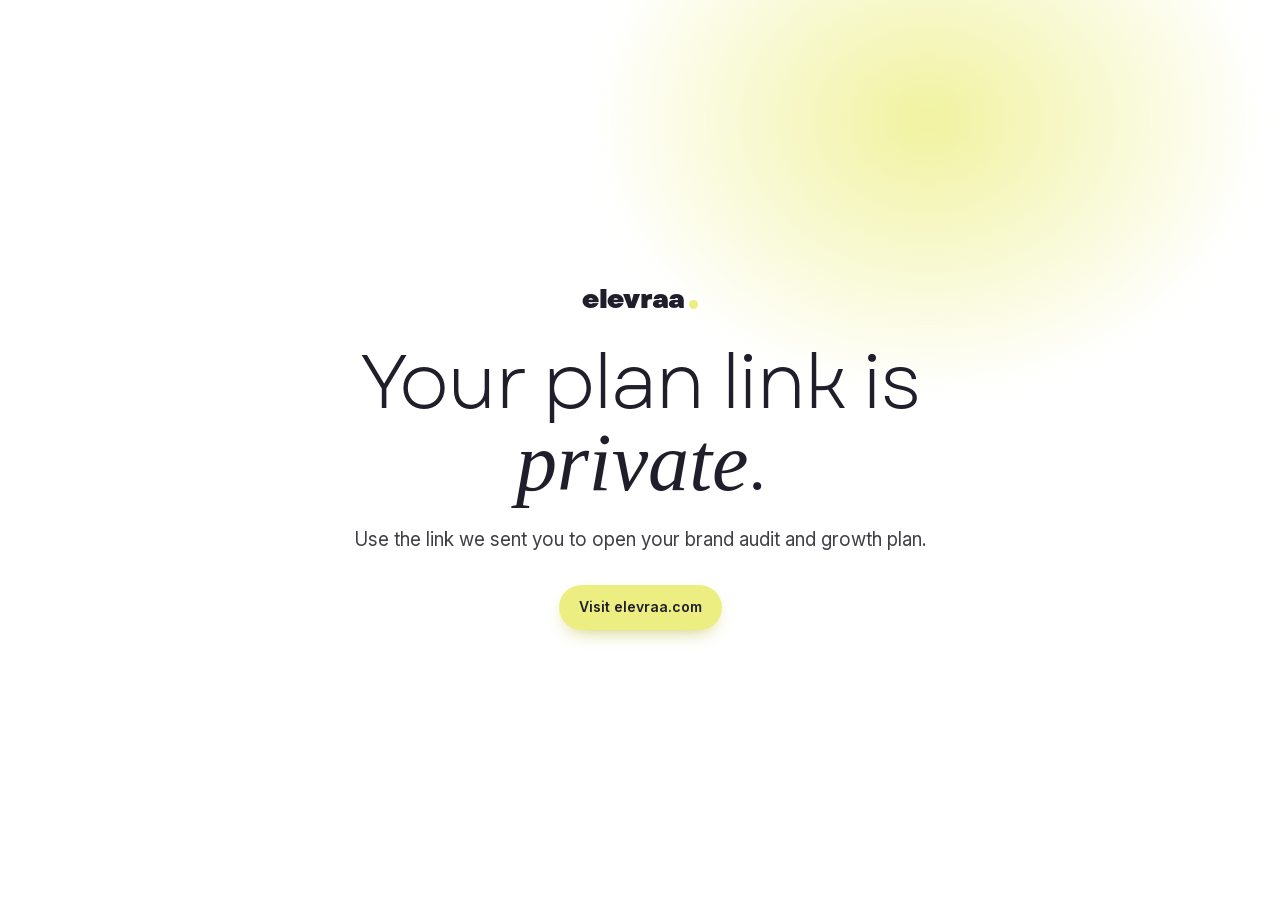
<file: index.html>
<!doctype html>
<html lang="en">
<head>
  <meta charset="utf-8">
  <meta name="viewport" content="width=device-width, initial-scale=1">
  <meta name="robots" content="noindex, nofollow">
  <title>elevraa.</title>
  <link rel="icon" href="assets/favicon.svg" type="image/svg+xml">
  <link rel="stylesheet" href="assets/style.css">
</head>
<body>
  <main class="hero" style="min-height:100vh;display:grid;place-items:center;text-align:center">
    <div class="wrap">
      <a class="logo" href="https://elevraa.com"><span>elevraa</span><i></i></a>
      <h1 style="margin:28px auto 0">Your plan link is <span class="serif">private</span>.</h1>
      <p class="lead" style="margin:20px auto 0">Use the link we sent you to open your brand audit and growth plan.</p>
      <div class="hero-actions" style="justify-content:center"><a class="btn" href="https://elevraa.com">Visit elevraa.com</a></div>
    </div>
  </main>
</body>
</html>
</file>
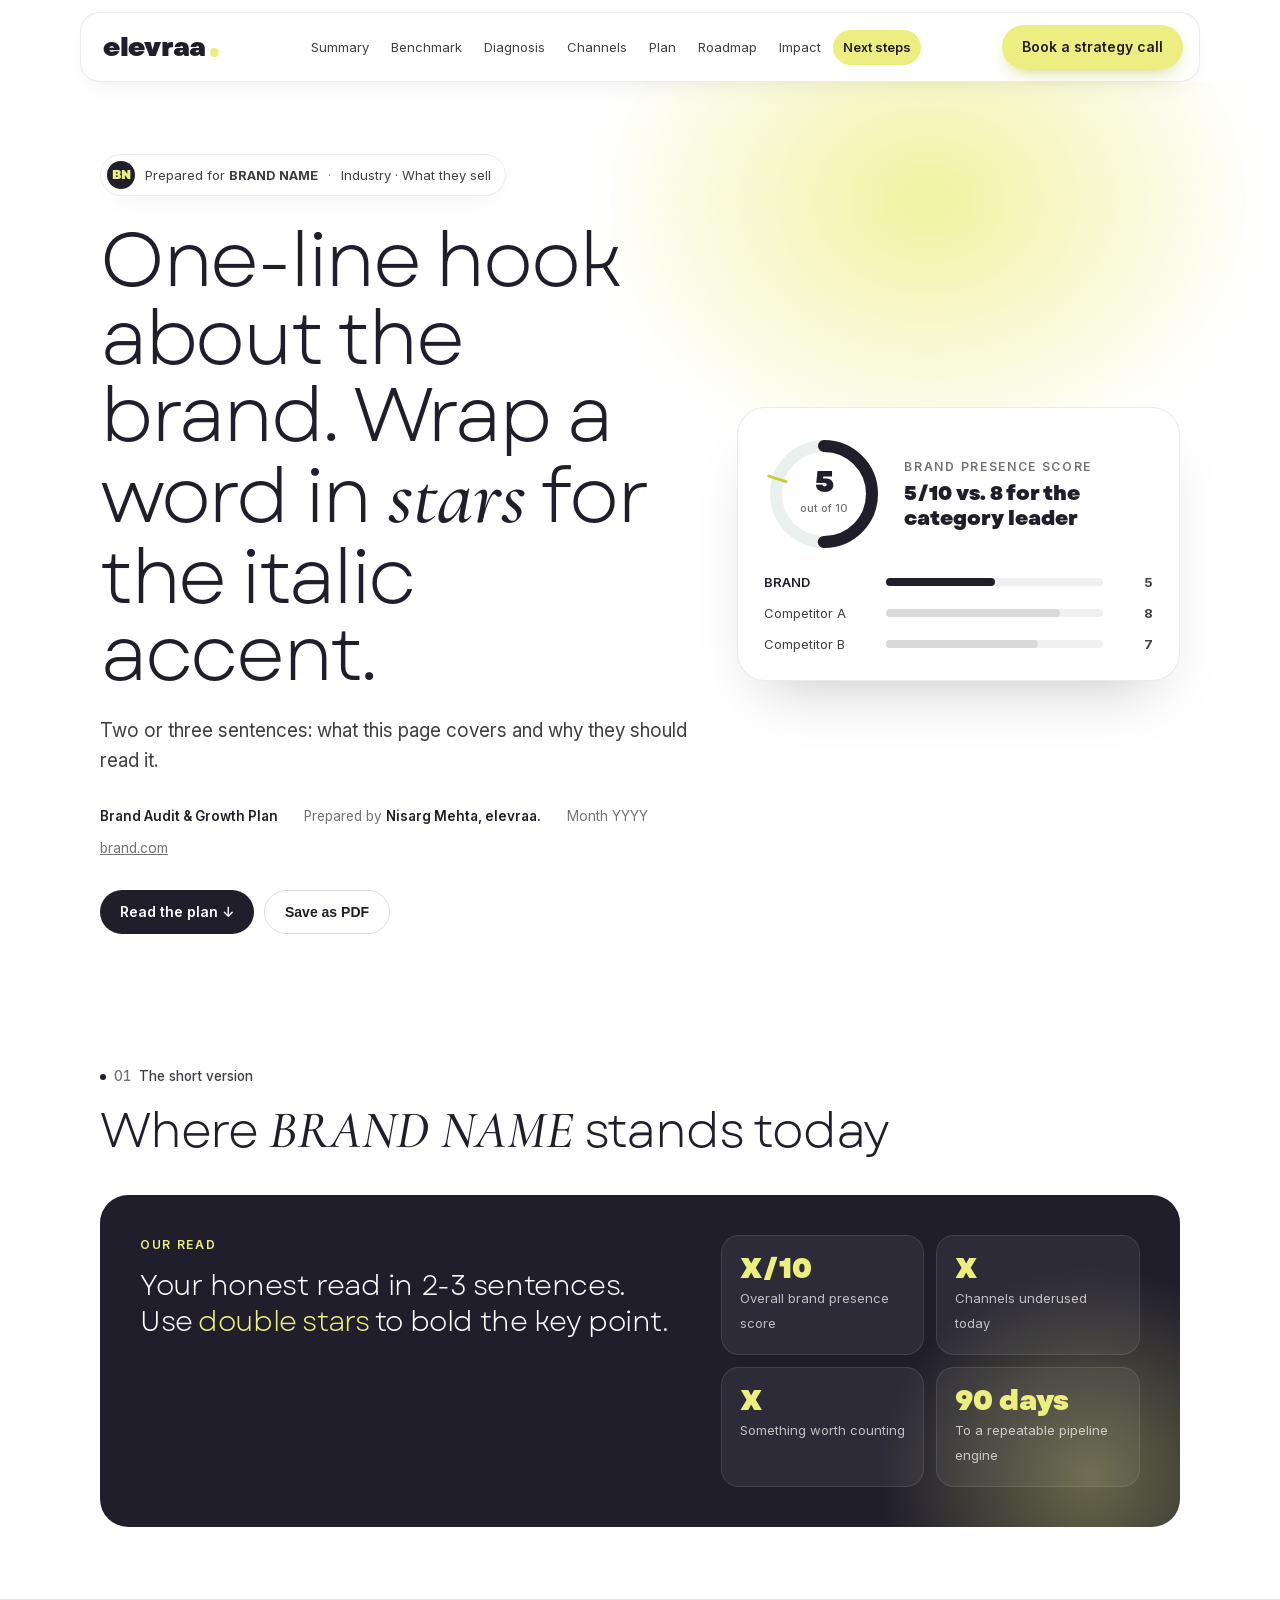
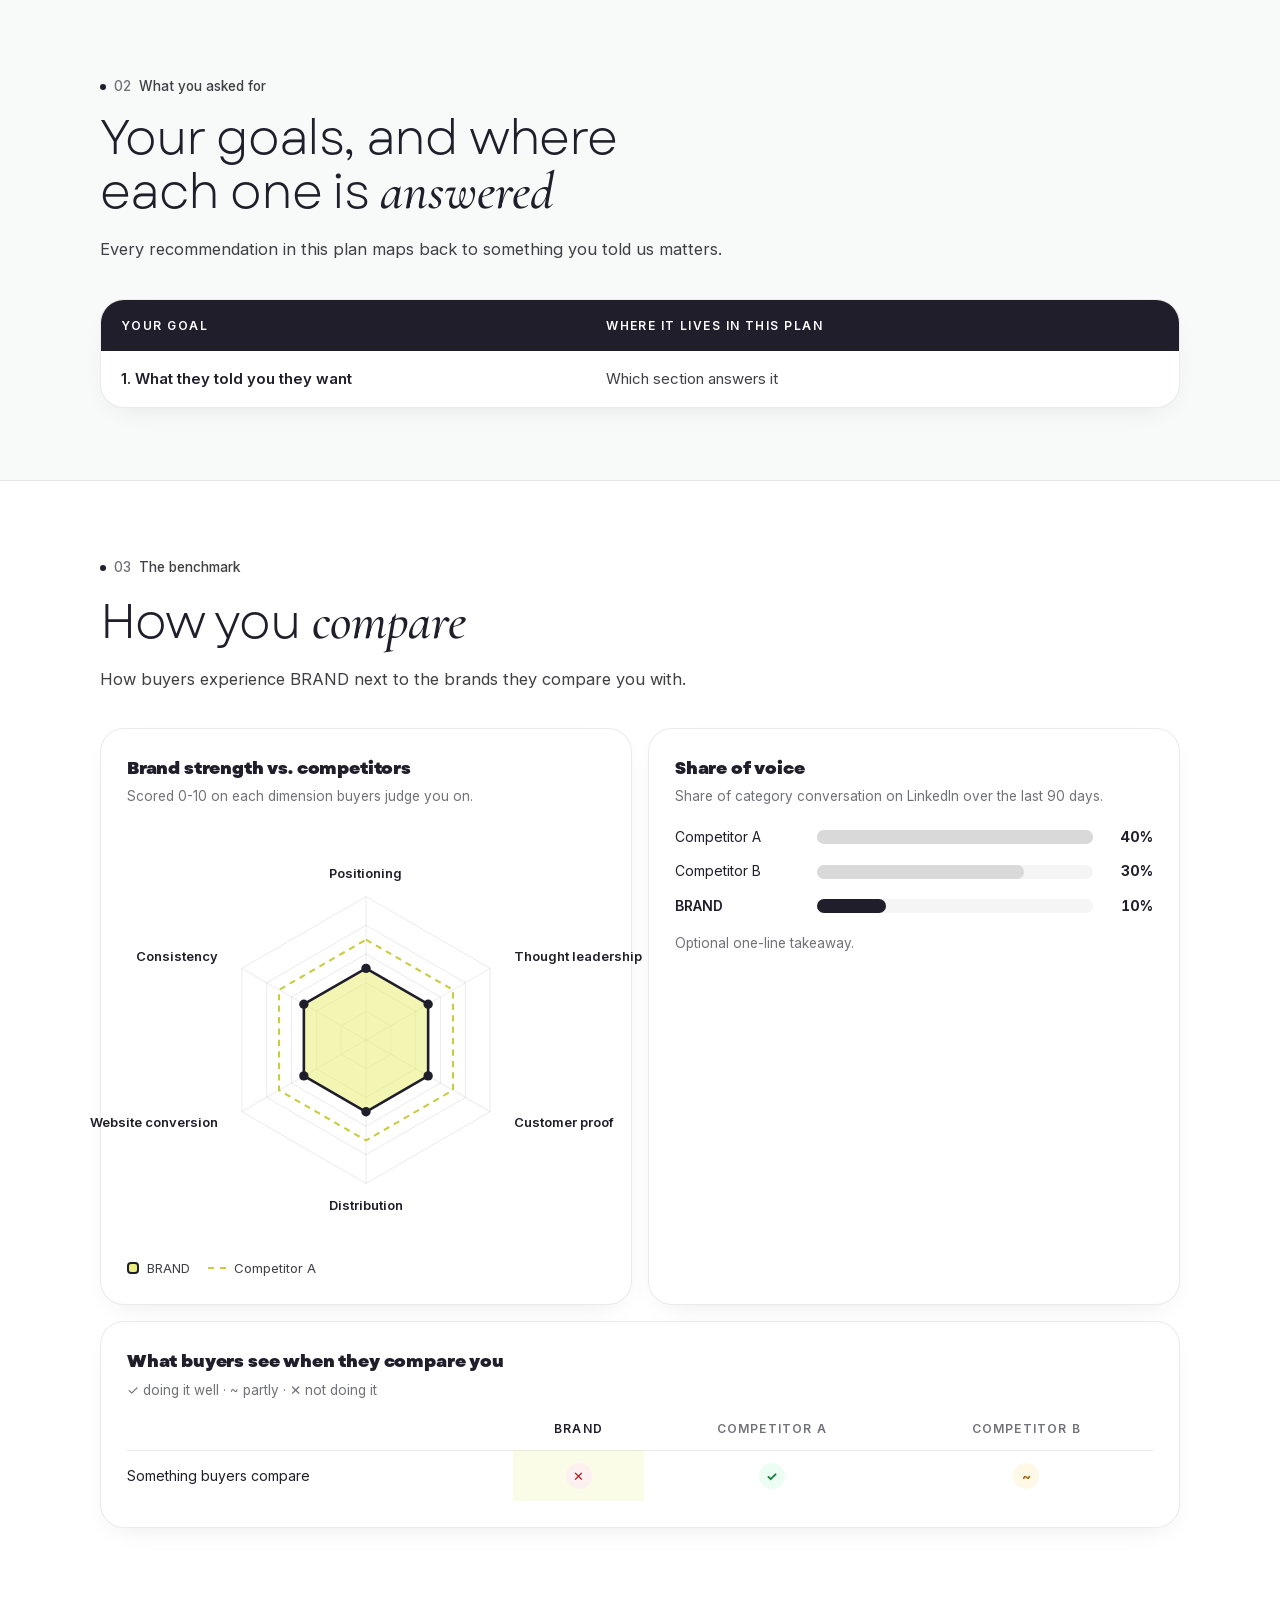
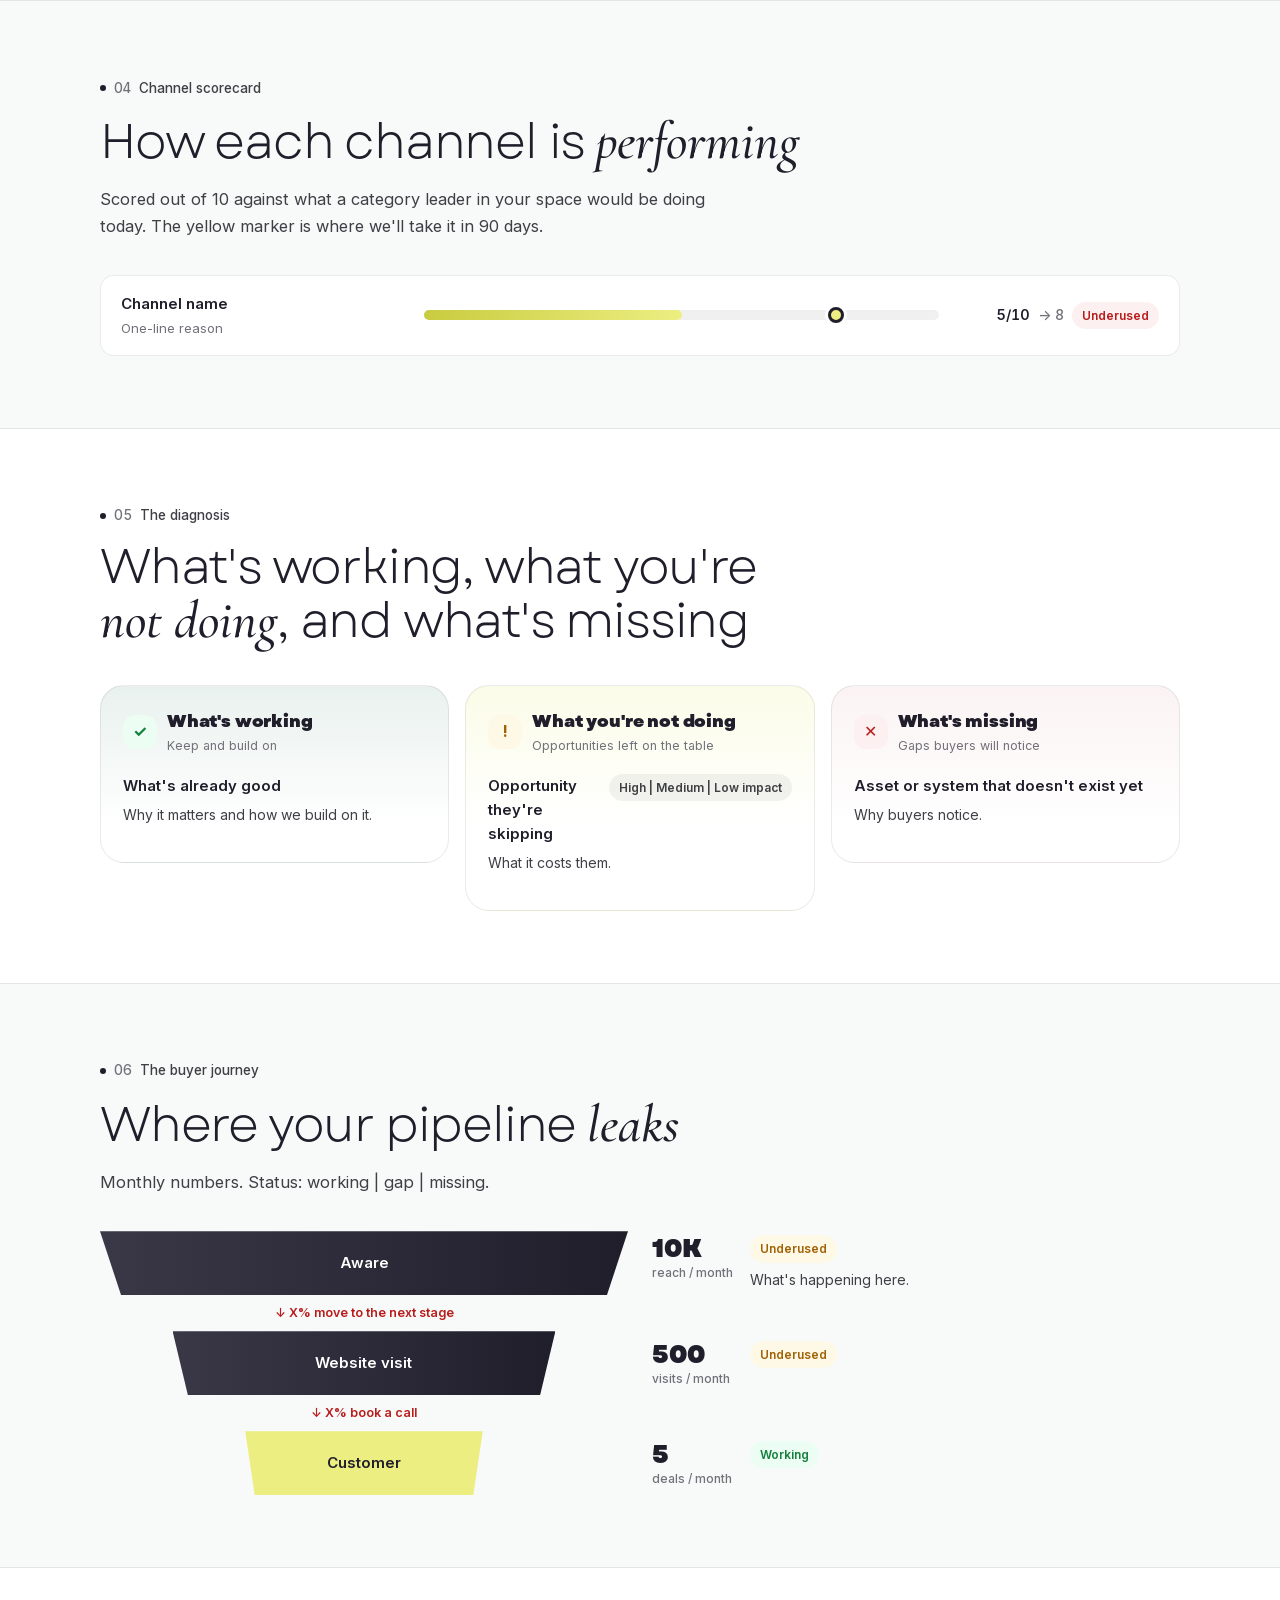
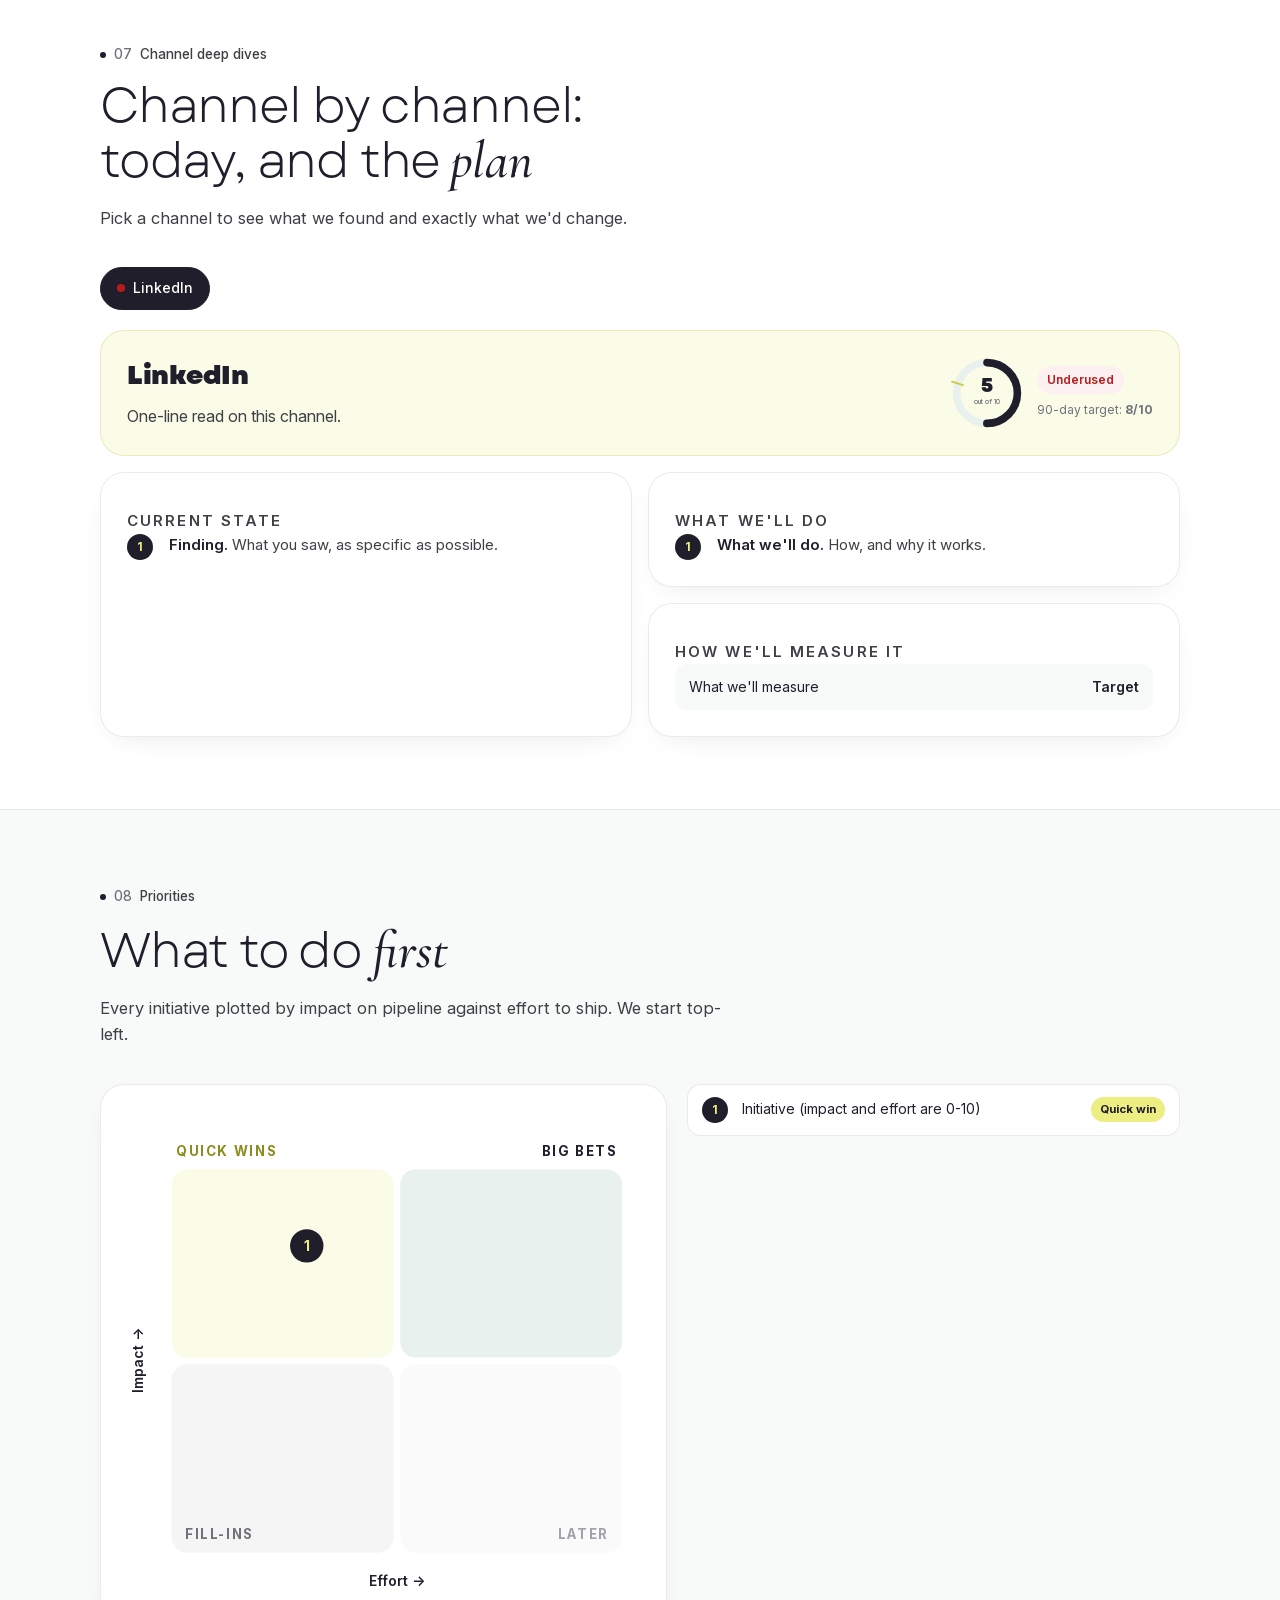
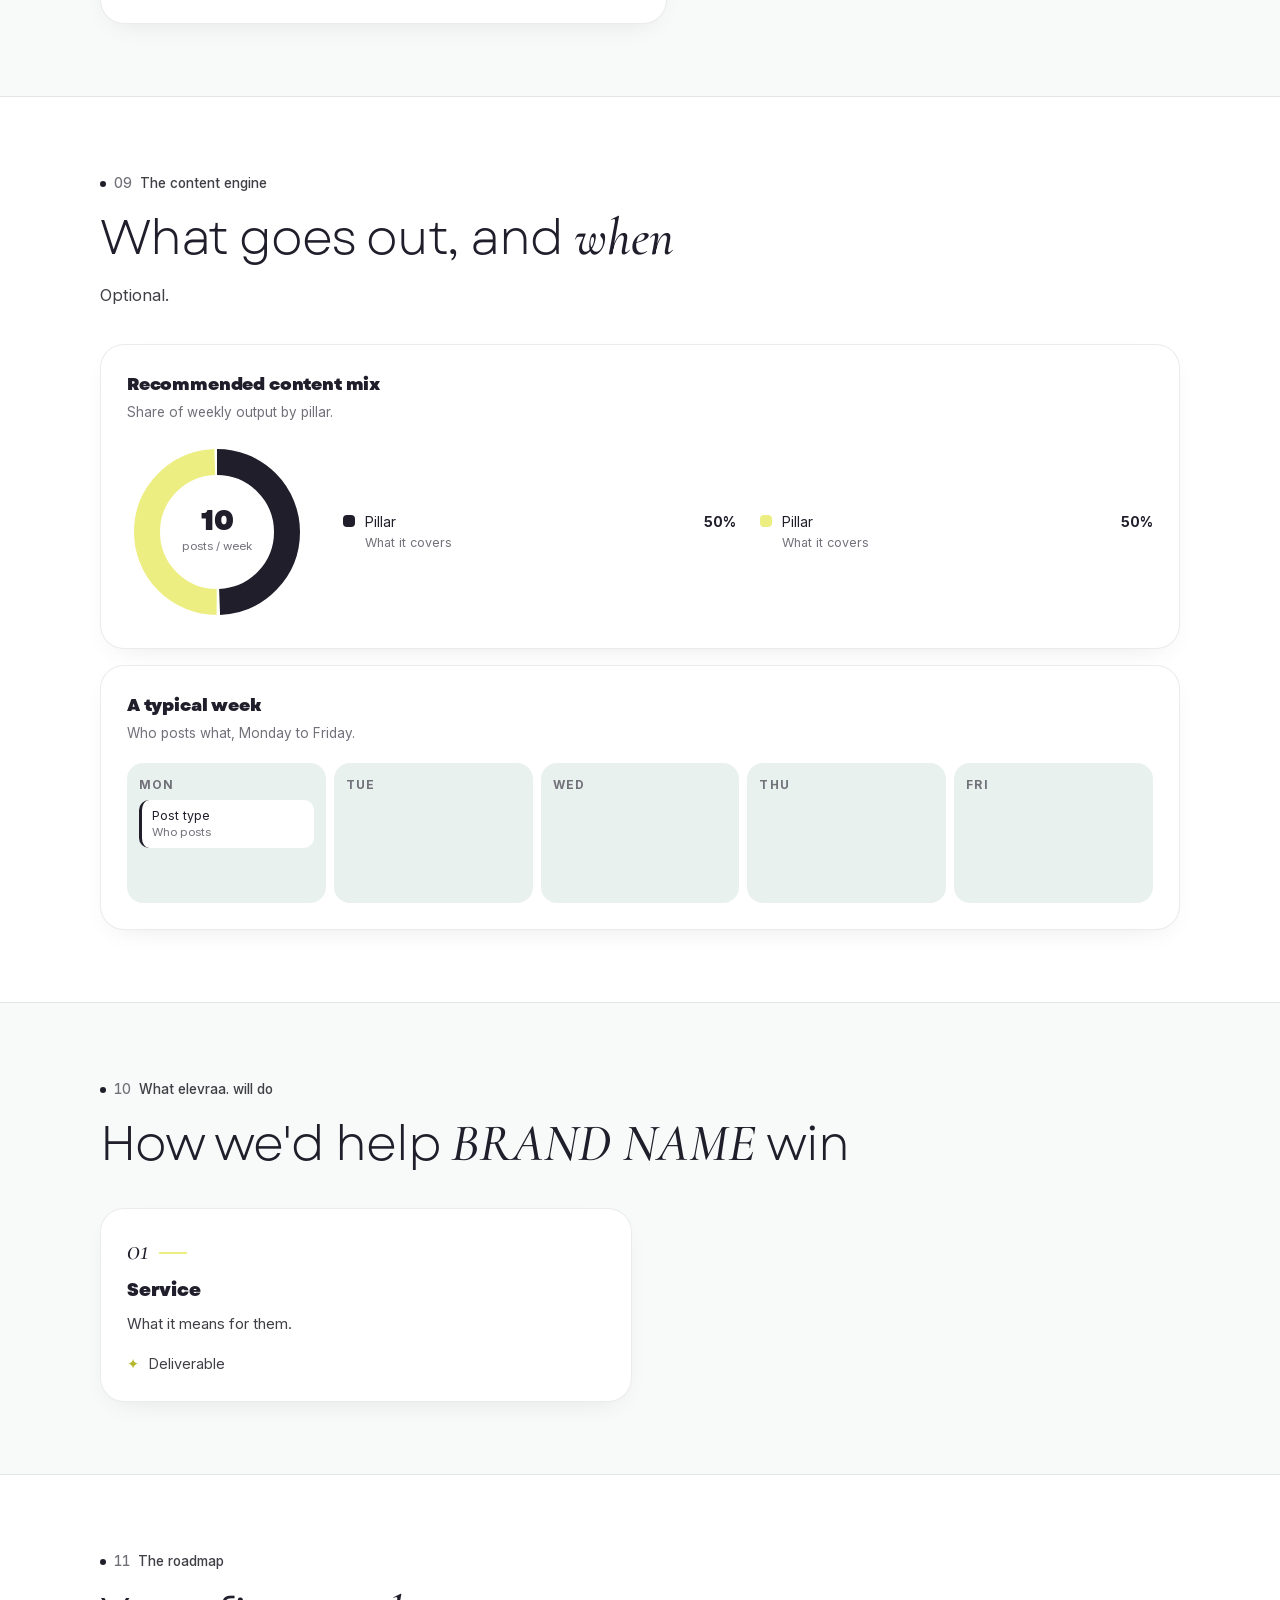
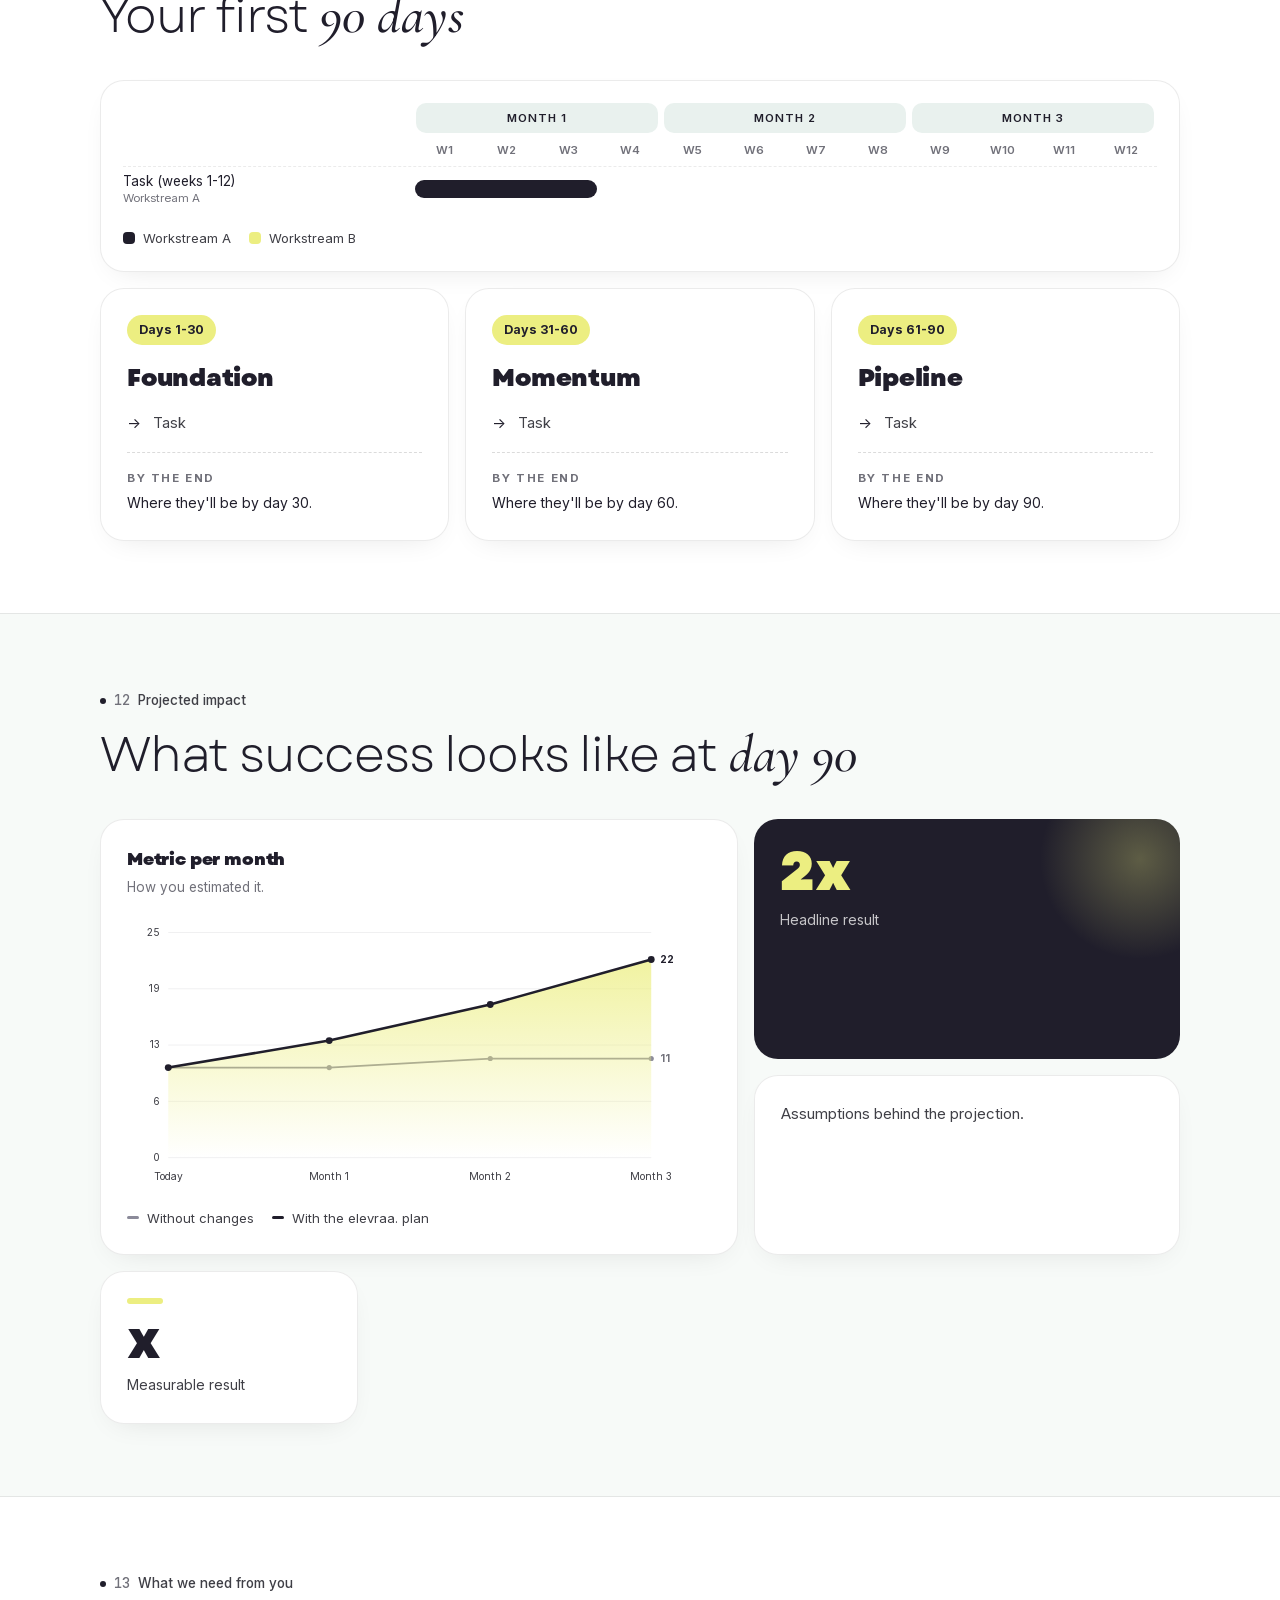
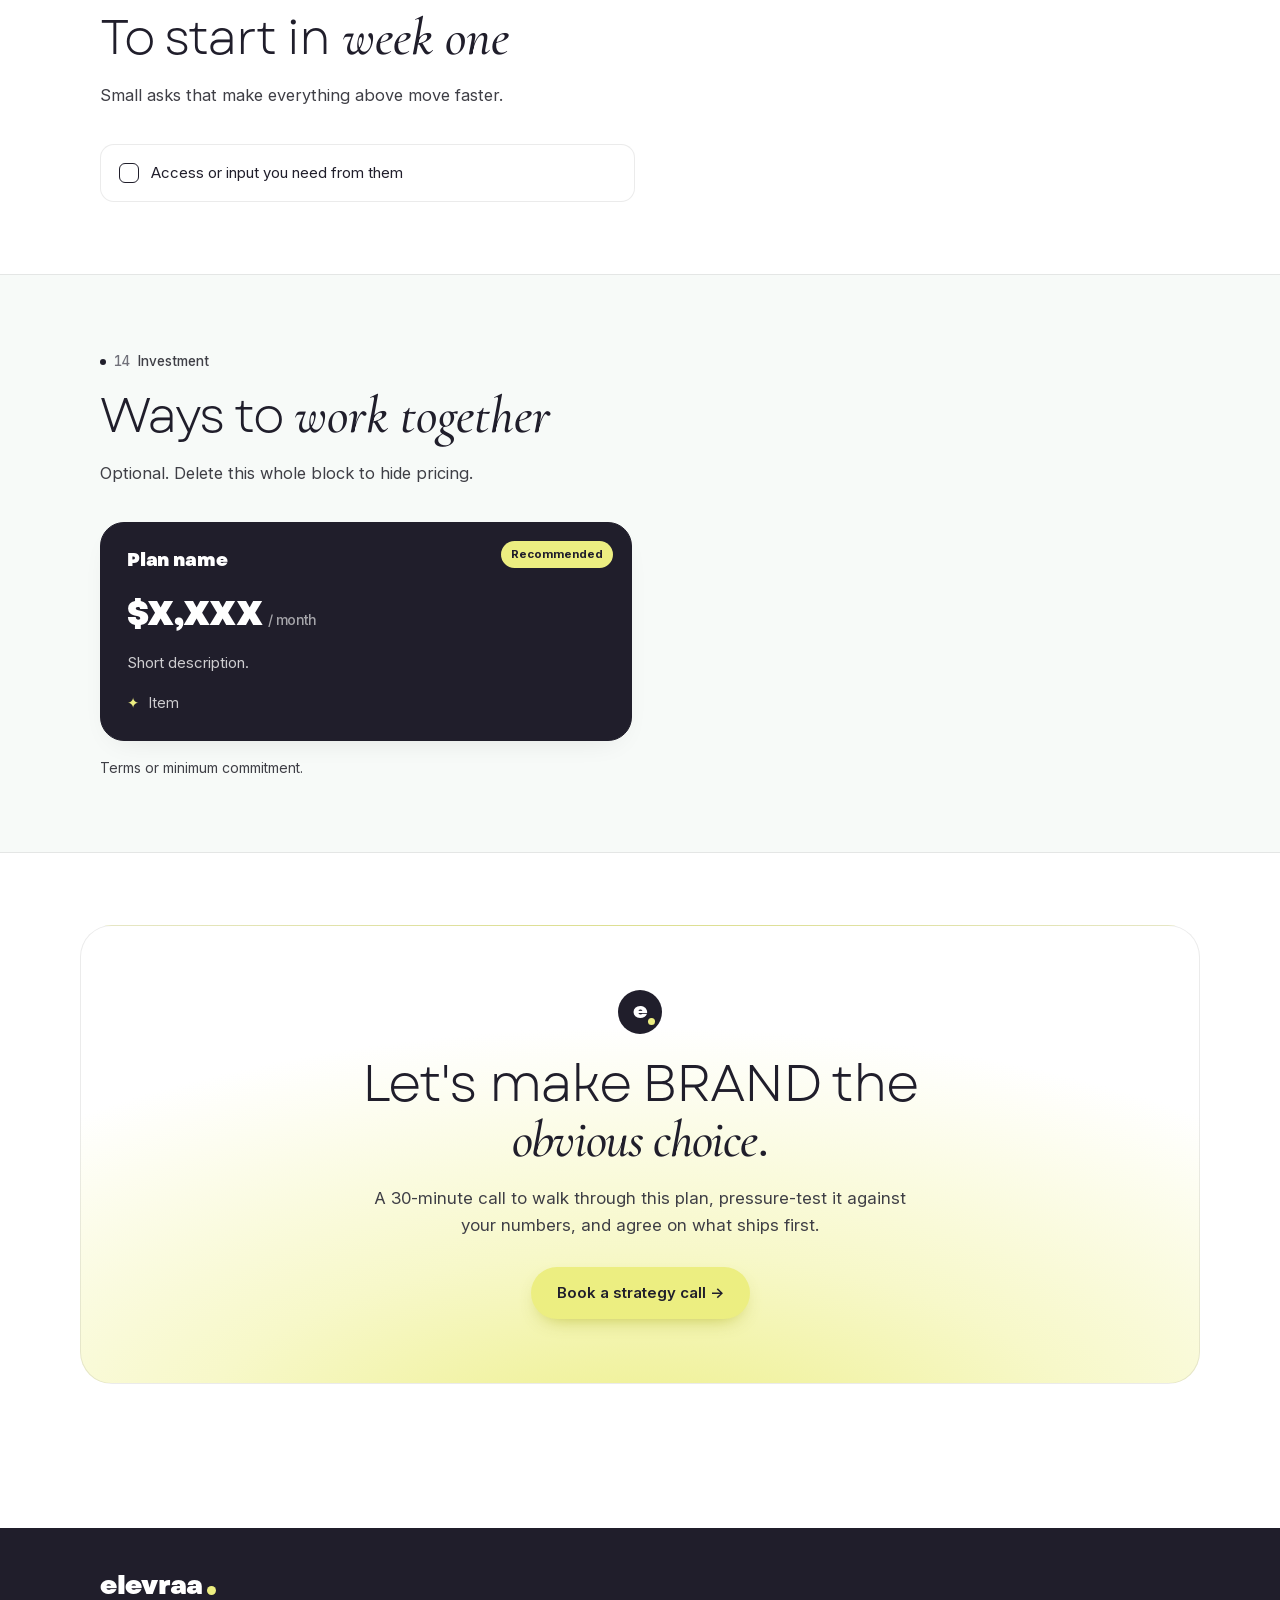
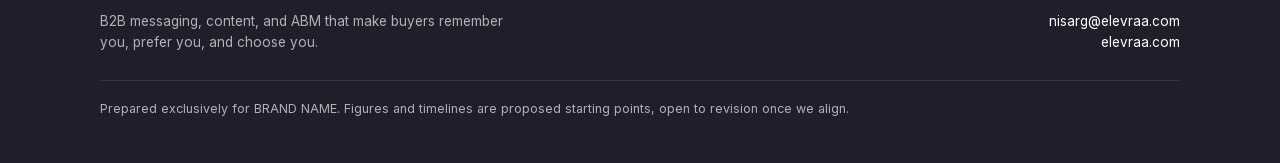
<file: _template/index.html>
<!doctype html>
<html lang="en">
<head>
  <meta charset="utf-8">
  <meta name="viewport" content="width=device-width, initial-scale=1">
  <meta name="robots" content="noindex, nofollow">
  <title>Growth Plan | elevraa.</title>
  <link rel="icon" href="../assets/favicon.svg" type="image/svg+xml">
  <link rel="preload" href="../assets/fonts/Garet-Book.woff2" as="font" type="font/woff2" crossorigin>
  <link rel="preload" href="../assets/fonts/InterVariable.woff2" as="font" type="font/woff2" crossorigin>
  <link rel="preconnect" href="https://fonts.googleapis.com">
  <link rel="preconnect" href="https://fonts.gstatic.com" crossorigin>
  <link href="https://fonts.googleapis.com/css2?family=Cormorant+Garamond:ital,wght@1,500&display=swap" rel="stylesheet">
  <link rel="stylesheet" href="../assets/style.css">
</head>
<body>
  <div id="app"></div>
  <script src="../assets/app.js" defer></script>
</body>
</html>
</file>
<file: assets/style.css>
/* elevraa. brand audit & growth plan, shared styles.
   Mirrors the elevraa. website: Garet headings, Inter body,
   Cormorant italic accents, #ECEE7F yellow, soft rounded cards. */

@font-face { font-family: "Garet"; src: url("fonts/Garet-Book.woff2") format("woff2"); font-weight: 400; font-display: swap; }
@font-face { font-family: "Garet"; src: url("fonts/Garet-Heavy.woff2") format("woff2"); font-weight: 800; font-display: swap; }
@font-face { font-family: "Inter"; src: url("fonts/InterVariable.woff2") format("woff2"); font-weight: 100 900; font-display: swap; }

:root {
  /* Palette from the elevraa. brand guidelines (Oct 2025) */
  --yellow: #ecee81;        /* Pastel Yellow */
  --yellow-deep: #c9cc3f;
  --yellow-soft: #f7f8c9;
  --yellow-wash: #fbfce8;
  --indigo: #201e2b;        /* Dark Grey Indigo */
  --mint: #e9f1ee;          /* Mint Fog */
  --mint-deep: #9fc7b9;
  --lime: #e5f1c3;          /* Pale Green */
  --mist: #d9d9d9;          /* Mist */
  --smoke: #f5f5f5;         /* White Smoke */
  --ink: #201e2b;
  --ink-2: #3f3f46;
  --muted: #71717a;
  --line: rgba(0, 0, 0, 0.08);
  --line-strong: rgba(0, 0, 0, 0.14);
  --card: #ffffff;
  --bg: #ffffff;
  --bg-alt: #f7faf8;
  --good: #15803d;
  --good-bg: #ecfdf3;
  --warn: #a16207;
  --warn-bg: #fef9e7;
  --bad: #b91c1c;
  --bad-bg: #fdf0f0;
  --radius: 24px;
  --radius-sm: 14px;
  --shadow: 0 10px 30px -15px rgba(0, 0, 0, 0.12);
  --shadow-lg: 0 30px 60px -30px rgba(0, 0, 0, 0.25);
  --max: 1120px;
}

* { box-sizing: border-box; }
html { scroll-behavior: smooth; scroll-padding-top: 96px; }
body {
  margin: 0;
  font-family: "Inter", system-ui, sans-serif;
  color: var(--ink);
  background: var(--bg);
  line-height: 1.6;
  -webkit-font-smoothing: antialiased;
}
img { max-width: 100%; display: block; }
a { color: inherit; }
strong { font-weight: 600; color: var(--ink); }

.wrap { max-width: var(--max); margin: 0 auto; padding: 0 20px; }
.serif { font-family: "Cormorant Garamond", Georgia, serif; font-style: italic; font-weight: 500; }
.garet { font-family: "Garet", "Inter", sans-serif; }

/* ---------- Logo ---------- */
.logo { display: inline-flex; align-items: flex-end; gap: 4px; text-decoration: none; }
.logo span { font-family: "Garet", sans-serif; font-weight: 800; font-size: 26px; line-height: 1; letter-spacing: -0.01em; }
.logo i { width: 9px; height: 9px; border-radius: 50%; background: var(--yellow); margin-bottom: 3px; }
.logo.light span { color: #fff; }

/* ---------- Top bar ---------- */
.topbar {
  position: sticky; top: 12px; z-index: 50;
  margin: 12px auto 0; max-width: var(--max); width: calc(100% - 24px);
  background: rgba(255, 255, 255, 0.86);
  backdrop-filter: saturate(1.4) blur(14px);
  -webkit-backdrop-filter: saturate(1.4) blur(14px);
  border: 1px solid var(--line);
  border-radius: 20px;
  box-shadow: var(--shadow);
}
.topbar-inner { display: flex; align-items: center; gap: 16px; padding: 12px 16px 12px 22px; }
.topbar nav { flex: 1; display: flex; gap: 2px; overflow-x: auto; scrollbar-width: none; min-width: 0; }
.topbar nav a:first-child { margin-left: auto; }
.topbar nav a:last-child { margin-right: auto; }
.topbar nav::-webkit-scrollbar { display: none; }
.topbar nav a {
  white-space: nowrap; text-decoration: none; font-size: 13px; color: var(--ink-2);
  padding: 7px 10px; border-radius: 999px; transition: background .2s;
}
.topbar nav a:hover { background: rgba(0, 0, 0, 0.05); }
.topbar nav a.active { background: var(--yellow); color: var(--ink); font-weight: 600; }

.btn {
  display: inline-flex; align-items: center; gap: 8px; justify-content: center;
  background: var(--yellow); color: var(--ink); text-decoration: none;
  font-weight: 600; font-size: 14px; padding: 11px 20px; border-radius: 999px;
  border: 0; cursor: pointer; white-space: nowrap;
  box-shadow: 0 8px 20px -10px rgba(180, 182, 40, 0.9);
  transition: transform .2s, box-shadow .2s;
}
.btn:hover { transform: translateY(-1px); box-shadow: 0 12px 24px -10px rgba(180, 182, 40, 1); }
.btn.dark { background: var(--ink); color: #fff; box-shadow: none; }
.btn.ghost { background: transparent; box-shadow: none; border: 1px solid var(--line-strong); }

/* ---------- Hero ---------- */
.hero { position: relative; overflow: hidden; padding: 72px 0 56px; }
.hero::before {
  content: ""; position: absolute; inset: -30% -10% auto 35%; height: 780px; z-index: -1;
  background: radial-gradient(closest-side, rgba(236, 238, 127, 0.75), rgba(236, 238, 127, 0) 70%);
  filter: blur(10px);
}
.prepared {
  display: inline-flex; align-items: center; gap: 10px; flex-wrap: wrap;
  background: #fff; border: 1px solid var(--line); border-radius: 999px;
  padding: 6px 14px 6px 6px; font-size: 13px; color: var(--ink-2); box-shadow: var(--shadow);
}
.prepared .mark {
  width: 28px; height: 28px; border-radius: 50%; background: var(--ink); color: var(--yellow);
  display: grid; place-items: center; font-family: "Garet", sans-serif; font-weight: 800; font-size: 13px; overflow: hidden;
}
.prepared .ind::before { content: "·"; margin-right: 10px; color: var(--muted); }
.prepared .mark img { width: 100%; height: 100%; object-fit: cover; }
.hero h1 {
  font-family: "Garet", sans-serif; font-weight: 400; letter-spacing: -0.03em;
  font-size: clamp(40px, 6.4vw, 76px); line-height: 1.02; margin: 26px 0 0; max-width: 15ch;
}
.hero h1 .serif { font-size: 1.08em; letter-spacing: 0; }
.hero p.lead { font-size: clamp(16px, 1.6vw, 19px); color: var(--ink-2); max-width: 60ch; margin: 22px 0 0; }
.hero-meta { display: flex; flex-wrap: wrap; gap: 10px 26px; margin-top: 30px; font-size: 13.5px; color: var(--muted); }
.hero-meta b { color: var(--ink); font-weight: 600; }
.hero-actions { display: flex; flex-wrap: wrap; gap: 10px; margin-top: 30px; }

/* ---------- Sections ---------- */
section.block { padding: 72px 0; }
section.block.alt { background: var(--bg-alt); border-top: 1px solid var(--line); border-bottom: 1px solid var(--line); }
.eyebrow { display: inline-flex; align-items: center; gap: 8px; font-size: 13.5px; color: var(--ink-2); font-weight: 500; }
.eyebrow::before { content: ""; width: 6px; height: 6px; border-radius: 50%; background: var(--ink); }
.eyebrow .num { color: var(--muted); font-variant-numeric: tabular-nums; }
h2.title {
  font-family: "Garet", sans-serif; font-weight: 400; letter-spacing: -0.025em;
  font-size: clamp(30px, 4vw, 48px); line-height: 1.08; margin: 14px 0 0; max-width: 24ch;
  text-wrap: balance;
}
h2.title .serif { font-size: 1.1em; letter-spacing: 0; white-space: nowrap; }
.sub { color: var(--ink-2); max-width: 64ch; margin: 16px 0 0; font-size: 16.5px; }
.head { margin-bottom: 36px; }

.grid { display: grid; gap: 16px; }
.g2 { grid-template-columns: repeat(2, minmax(0, 1fr)); }
.g3 { grid-template-columns: repeat(3, minmax(0, 1fr)); }
.g4 { grid-template-columns: repeat(4, minmax(0, 1fr)); }

.card {
  background: var(--card); border: 1px solid var(--line); border-radius: var(--radius);
  padding: 26px; box-shadow: var(--shadow); position: relative;
}
.card h3 { font-size: 18px; line-height: 1.3; margin: 0; font-weight: 600; letter-spacing: -0.01em; }
.card p { margin: 10px 0 0; color: var(--ink-2); font-size: 15px; }
.card .idx { font-family: "Cormorant Garamond", serif; font-style: italic; font-size: 30px; line-height: 1; color: var(--ink); }
.card .idx::after { content: ""; display: inline-block; width: 28px; height: 2px; background: var(--yellow); margin-left: 10px; vertical-align: middle; }
.card.featured { background: var(--ink); color: #fff; border-color: var(--ink); }
.card.featured p, .card.featured li { color: rgba(255, 255, 255, 0.78); }
.card.featured h3, .card.featured strong { color: #fff; }
.card.featured .idx { color: var(--yellow); }

/* ---------- Summary ---------- */
.verdict {
  background: var(--ink); color: #fff; border-radius: 28px; padding: 40px;
  display: grid; grid-template-columns: 1.3fr 1fr; gap: 36px; position: relative; overflow: hidden;
}
.verdict::after {
  content: ""; position: absolute; right: -120px; bottom: -160px; width: 420px; height: 420px; border-radius: 50%;
  background: radial-gradient(closest-side, rgba(236, 238, 127, 0.35), transparent);
}
.verdict .label { font-size: 12px; letter-spacing: .14em; text-transform: uppercase; color: var(--yellow); font-weight: 600; }
.verdict strong { color: var(--yellow); font-weight: inherit; }
.verdict blockquote { margin: 14px 0 0; font-family: "Garet", sans-serif; font-size: clamp(21px, 2.3vw, 28px); line-height: 1.3; letter-spacing: -0.015em; }
.verdict .stats { display: grid; grid-template-columns: 1fr 1fr; gap: 12px; position: relative; z-index: 1; align-content: center; }
.verdict .stat { background: rgba(255, 255, 255, 0.06); border: 1px solid rgba(255, 255, 255, 0.1); border-radius: 18px; padding: 18px; }
.verdict .stat b { display: block; font-family: "Garet", sans-serif; font-weight: 800; font-size: 28px; color: var(--yellow); line-height: 1.1; }
.verdict .stat span { font-size: 13px; color: rgba(255, 255, 255, 0.7); }

/* ---------- Scorecard ---------- */
.score-list { display: grid; gap: 10px; }
.score-row {
  display: grid; grid-template-columns: minmax(150px, 1.1fr) 2fr 200px; gap: 20px; align-items: center;
  background: #fff; border: 1px solid var(--line); border-radius: var(--radius-sm); padding: 16px 20px;
}
.score-row .name { font-weight: 600; font-size: 15px; }
.score-row .note { display: block; font-weight: 400; color: var(--muted); font-size: 13px; margin-top: 2px; }
.bar { height: 10px; background: rgba(0, 0, 0, 0.06); border-radius: 99px; overflow: hidden; }
.bar > i { display: block; height: 100%; border-radius: 99px; background: var(--ink); width: 0; transition: width 1s cubic-bezier(.2, .8, .2, 1); }
.bar.working > i { background: linear-gradient(90deg, #c9cc3f, var(--yellow)); }
.score-row .val { font-variant-numeric: tabular-nums; font-weight: 600; font-size: 14px; min-width: 112px; text-align: right; display: flex; gap: 8px; align-items: center; justify-content: flex-end; }

.pill { display: inline-flex; align-items: center; gap: 6px; font-size: 12px; font-weight: 600; padding: 4px 10px; border-radius: 999px; white-space: nowrap; }
.pill.working { background: var(--good-bg); color: var(--good); }
.pill.gap { background: var(--warn-bg); color: var(--warn); }
.pill.missing { background: var(--bad-bg); color: var(--bad); }
.pill.high { background: var(--bad-bg); color: var(--bad); }
.pill.medium { background: var(--warn-bg); color: var(--warn); }
.pill.low { background: rgba(0, 0, 0, 0.05); color: var(--ink-2); }

/* ---------- Diagnosis columns ---------- */
.diag { display: grid; grid-template-columns: repeat(3, minmax(0, 1fr)); gap: 16px; align-items: start; }
.diag-col { border-radius: var(--radius); padding: 22px; border: 1px solid var(--line); background: #fff; }
.diag-col > header { display: flex; align-items: center; gap: 10px; margin-bottom: 14px; }
.diag-col > header .ico { width: 34px; height: 34px; border-radius: 12px; display: grid; place-items: center; font-weight: 700; }
.diag-col.working .ico { background: var(--good-bg); color: var(--good); }
.diag-col.gap .ico { background: var(--warn-bg); color: var(--warn); }
.diag-col.missing .ico { background: var(--bad-bg); color: var(--bad); }
.diag-col > header h3 { margin: 0; font-size: 17px; }
.diag-col > header small { display: block; color: var(--muted); font-size: 12.5px; font-weight: 400; }
.diag-item { padding: 14px 0; border-top: 1px dashed var(--line-strong); }
.diag-item:first-of-type { border-top: 0; padding-top: 4px; }
.diag-item h4 { margin: 0; font-size: 15px; font-weight: 600; display: flex; justify-content: space-between; gap: 10px; align-items: flex-start; }
.diag-item p { margin: 6px 0 0; color: var(--ink-2); font-size: 14px; }

/* ---------- Channel tabs ---------- */
.tabs { display: flex; gap: 8px; flex-wrap: wrap; margin-bottom: 20px; }
.tab {
  border: 1px solid var(--line-strong); background: #fff; color: var(--ink); cursor: pointer;
  font: inherit; font-size: 14px; font-weight: 500; padding: 9px 16px; border-radius: 999px;
  display: inline-flex; gap: 8px; align-items: center;
}
.tab .dot { width: 8px; height: 8px; border-radius: 50%; }
.tab .dot.working { background: var(--good); }
.tab .dot.gap { background: #d4a20d; }
.tab .dot.missing { background: var(--bad); }
.tab[aria-selected="true"] { background: var(--ink); color: #fff; border-color: var(--ink); }
.panel { display: none; }
.panel.show { display: block; animation: rise .4s ease both; }
.panel-head {
  display: flex; justify-content: space-between; gap: 20px; align-items: flex-start; flex-wrap: wrap;
  background: var(--yellow-wash); border: 1px solid rgba(180, 182, 40, 0.25); border-radius: var(--radius); padding: 24px 26px; margin-bottom: 16px;
}
.panel-head h3 { margin: 0; font-family: "Garet", sans-serif; font-weight: 400; font-size: 26px; letter-spacing: -0.02em; }
.panel-head p { margin: 8px 0 0; color: var(--ink-2); max-width: 70ch; }
.sub-h { font-size: 12px; text-transform: uppercase; letter-spacing: .14em; color: var(--muted); font-weight: 600; margin: 0 0 12px; }
.obs { list-style: none; margin: 0; padding: 0; counter-reset: o; display: grid; gap: 10px; }
.obs li { counter-increment: o; display: grid; grid-template-columns: 30px 1fr; gap: 12px; font-size: 15px; color: var(--ink-2); }
.obs li::before {
  content: counter(o); width: 26px; height: 26px; border-radius: 50%; background: var(--ink); color: var(--yellow);
  font-size: 12px; font-weight: 700; display: grid; place-items: center; margin-top: 1px;
}
.kpis { display: grid; gap: 8px; }
.kpi { display: flex; justify-content: space-between; gap: 14px; padding: 12px 14px; border-radius: 12px; background: var(--bg-alt); font-size: 14px; }
.kpi b { font-weight: 600; white-space: nowrap; }

/* ---------- Services ---------- */
.svc ul { list-style: none; padding: 0; margin: 16px 0 0; display: grid; gap: 8px; }
.svc li { display: flex; gap: 10px; font-size: 14.5px; color: var(--ink-2); }
.svc li::before { content: "✦"; color: #b5b82c; flex: none; }
.card.featured.svc li::before { color: var(--yellow); }

/* ---------- Roadmap ---------- */
.road { display: grid; grid-template-columns: repeat(3, minmax(0, 1fr)); gap: 16px; position: relative; }
.phase { background: #fff; border: 1px solid var(--line); border-radius: var(--radius); padding: 26px; box-shadow: var(--shadow); display: flex; flex-direction: column; }
.phase .when { display: inline-flex; align-self: flex-start; background: var(--yellow); font-weight: 700; font-size: 12.5px; padding: 5px 12px; border-radius: 999px; }
.phase h3 { font-family: "Garet", sans-serif; font-weight: 400; font-size: 24px; letter-spacing: -0.02em; margin: 14px 0 0; }
.phase ul { margin: 14px 0 0; padding: 0; list-style: none; display: grid; gap: 9px; flex: 1; }
.phase li { font-size: 14.5px; color: var(--ink-2); display: grid; grid-template-columns: 18px 1fr; gap: 8px; }
.phase li::before { content: "→"; color: var(--ink); }
.phase .out { margin-top: 18px; padding-top: 16px; border-top: 1px dashed var(--line-strong); font-size: 14px; }
.phase .out b { display: block; font-size: 11.5px; text-transform: uppercase; letter-spacing: .14em; color: var(--muted); margin-bottom: 4px; }

/* ---------- Table ---------- */
.table { width: 100%; border-collapse: separate; border-spacing: 0; background: #fff; border: 1px solid var(--line); border-radius: var(--radius); overflow: hidden; box-shadow: var(--shadow); }
.table th, .table td { text-align: left; padding: 16px 20px; font-size: 15px; vertical-align: top; }
.table th { background: var(--ink); color: #fff; font-size: 12px; text-transform: uppercase; letter-spacing: .12em; font-weight: 600; }
.table tr + tr td { border-top: 1px solid var(--line); }
.table td:first-child { font-weight: 600; width: 45%; }
.table td:last-child { color: var(--ink-2); }

/* ---------- Outcomes ---------- */
.outcome { text-align: left; }
.outcome b { display: block; font-family: "Garet", sans-serif; font-weight: 800; font-size: clamp(30px, 3.4vw, 42px); line-height: 1.05; letter-spacing: -0.02em; }
.outcome span { display: block; color: var(--ink-2); font-size: 14px; margin-top: 8px; }
.outcome::before { content: ""; display: block; width: 36px; height: 6px; border-radius: 9px; background: var(--yellow); margin-bottom: 18px; }

/* ---------- Needs ---------- */
.needs { display: grid; grid-template-columns: repeat(2, minmax(0, 1fr)); gap: 10px; }
.need { display: flex; gap: 12px; align-items: flex-start; padding: 16px 18px; border-radius: var(--radius-sm); background: #fff; border: 1px solid var(--line); font-size: 15px; }
.need .box { flex: none; width: 20px; height: 20px; border-radius: 6px; border: 1.5px solid var(--ink); margin-top: 2px; }

/* ---------- Pricing ---------- */
.price { display: flex; flex-direction: column; }
.price .amt { font-family: "Garet", sans-serif; font-weight: 800; font-size: 34px; margin-top: 14px; letter-spacing: -0.02em; }
.price .amt small { font-family: "Inter", sans-serif; font-weight: 500; font-size: 14px; color: var(--muted); }
.card.featured .amt small { color: rgba(255, 255, 255, 0.6); }
.price .tag { position: absolute; top: 18px; right: 18px; background: var(--yellow); color: var(--ink); font-size: 11.5px; font-weight: 700; padding: 4px 10px; border-radius: 99px; }

/* ---------- CTA ---------- */
.cta {
  margin: 0 auto; max-width: var(--max); border-radius: 32px; padding: 64px 40px; text-align: center; position: relative; overflow: hidden;
  background: radial-gradient(120% 140% at 50% 120%, var(--yellow) 0%, var(--yellow-soft) 35%, #fff 70%);
  border: 1px solid var(--line);
}
.cta h2 { font-family: "Garet", sans-serif; font-weight: 400; letter-spacing: -0.025em; font-size: clamp(30px, 4.4vw, 52px); line-height: 1.06; margin: 0 auto; max-width: 18ch; }
.cta p { color: var(--ink-2); max-width: 56ch; margin: 18px auto 0; font-size: 17px; }
.cta .btn { margin-top: 28px; font-size: 15px; padding: 14px 26px; }

footer.foot { background: var(--ink); color: rgba(255, 255, 255, 0.65); margin-top: 72px; padding: 44px 0; font-size: 13.5px; }
.foot .row { display: flex; justify-content: space-between; gap: 24px; flex-wrap: wrap; align-items: flex-end; }
.foot p { margin: 10px 0 0; max-width: 46ch; }
.foot a { color: #fff; text-decoration: none; }
.foot .fine { margin-top: 26px; padding-top: 18px; border-top: 1px solid rgba(255, 255, 255, 0.1); font-size: 12.5px; }

/* ---------- Motion ---------- */
@keyframes rise { from { opacity: 0; transform: translateY(14px); } to { opacity: 1; transform: none; } }
.reveal { opacity: 0; transform: translateY(18px); transition: opacity .7s ease, transform .7s ease; }
.reveal.in { opacity: 1; transform: none; }
@media (prefers-reduced-motion: reduce) {
  html { scroll-behavior: auto; }
  .reveal, .panel.show { opacity: 1; transform: none; transition: none; animation: none; }
  .bar > i { transition: none; }
}

/* ---------- Responsive ---------- */
@media (max-width: 960px) {
  .g3, .g4, .road, .diag { grid-template-columns: repeat(2, minmax(0, 1fr)); }
  .verdict { grid-template-columns: 1fr; padding: 30px; }
}
@media (max-width: 720px) {
  .topbar nav { display: none; }
  .topbar-inner { justify-content: space-between; }
  .g2, .g3, .g4, .road, .diag, .needs { grid-template-columns: 1fr; }
  section.block { padding: 56px 0; }
  .hero { padding: 48px 0 40px; }
  .prepared { border-radius: 18px; row-gap: 2px; }
  .prepared .ind { flex-basis: 100%; padding-left: 38px; color: var(--muted); }
  .prepared .ind::before { content: none; }
  .score-row { grid-template-columns: 1fr auto; gap: 10px 14px; }
  .score-row .bar { grid-column: 1 / -1; grid-row: 2; }
  .verdict .stats { grid-template-columns: 1fr 1fr; }
  .card, .phase { padding: 22px; }
  .table td:first-child { width: auto; }
  .table th, .table td { padding: 14px; font-size: 14px; }
  .cta { padding: 48px 22px; border-radius: 24px; margin: 0 12px; }
}

/* ---------- Print / PDF ---------- */
@media print {
  .topbar, .hero-actions, .tabs, .no-print { display: none !important; }
  .panel { display: block !important; break-inside: avoid; margin-bottom: 24px; }
  .reveal { opacity: 1 !important; transform: none !important; }
  section.block { padding: 28px 0; break-inside: avoid-page; }
  .card, .phase, .score-row, .diag-col { box-shadow: none; break-inside: avoid; }
  body { -webkit-print-color-adjust: exact; print-color-adjust: exact; }
}

/* =================================================================
   v2: charts and visual sections
   ================================================================= */

/* Scroll progress */
.progress { position: absolute; left: 18px; right: 18px; bottom: -1px; height: 2px; border-radius: 2px; overflow: hidden; }
.progress i { display: block; height: 100%; width: 0; background: var(--indigo); }

/* Iconmark "e." */
.emark { display: inline-grid; place-items: center; position: relative; width: 44px; height: 44px; border-radius: 50%; background: var(--indigo); color: #fff; font-family: "Garet", sans-serif; font-weight: 800; font-size: 22px; line-height: 1; padding-bottom: 3px; }
.emark::after { content: ""; position: absolute; right: 7px; bottom: 9px; width: 7px; height: 7px; border-radius: 50%; background: var(--yellow); }

/* Hero split + score card */
.hero-grid { display: grid; grid-template-columns: 1.35fr 1fr; gap: 40px; align-items: center; }
.score-card { background: #fff; border: 1px solid var(--line); border-radius: 28px; padding: 26px; box-shadow: var(--shadow-lg); }
.score-card .top { display: flex; align-items: center; gap: 20px; }
.score-card .cap { font-size: 12px; text-transform: uppercase; letter-spacing: .14em; color: var(--muted); font-weight: 600; }
.score-card .big { font-family: "Garet", sans-serif; font-weight: 800; font-size: 20px; margin-top: 4px; line-height: 1.25; }
.score-card .vs { margin-top: 18px; display: grid; gap: 10px; }
.vs-row { display: grid; grid-template-columns: 110px 1fr 38px; gap: 12px; align-items: center; font-size: 13px; color: var(--ink-2); }
.vs-row .bar { height: 8px; }
.vs-row b { text-align: right; font-variant-numeric: tabular-nums; }
.gauge { flex: none; }
.gauge .track { stroke: var(--mint); }
.gauge .val { stroke: var(--indigo); stroke-linecap: round; transition: stroke-dashoffset 1.4s cubic-bezier(.2, .8, .2, 1); }
.gauge .bench { stroke: var(--yellow-deep); stroke-width: 3; }
.gauge text { font-family: "Garet", sans-serif; font-weight: 800; fill: var(--indigo); }

/* Generic chart frame */
.chart-card { background: #fff; border: 1px solid var(--line); border-radius: var(--radius); padding: 26px; box-shadow: var(--shadow); }
.chart-card h3 { margin: 0; font-size: 17px; font-weight: 600; }
.chart-card .hint { margin: 4px 0 0; font-size: 13.5px; color: var(--muted); }
.chart { width: 100%; height: auto; display: block; margin-top: 18px; overflow: visible; }
.chart text { font-family: "Inter", sans-serif; fill: var(--ink-2); font-size: 12px; }
.chart .axis-label { font-size: 12.5px; font-weight: 600; fill: var(--ink); }
.chart .grid-line { stroke: rgba(32, 30, 43, 0.08); }
.legend { display: flex; flex-wrap: wrap; gap: 8px 18px; margin-top: 16px; font-size: 13px; color: var(--ink-2); }
.legend span { display: inline-flex; align-items: center; gap: 8px; }
.legend i { width: 12px; height: 12px; border-radius: 4px; display: inline-block; }
.legend i.dash { height: 0; border-top: 2px dashed var(--muted); border-radius: 0; width: 18px; }

/* Draw-in animations for SVG */
.draw { stroke-dasharray: var(--len, 1200); stroke-dashoffset: var(--len, 1200); transition: stroke-dashoffset 1.6s cubic-bezier(.2, .8, .2, 1); }
.in .draw, .chart-card.in .draw { stroke-dashoffset: 0; }
.pop { transform-box: fill-box; transform-origin: center; transform: scale(.4); opacity: 0; transition: transform .6s cubic-bezier(.2, 1.4, .4, 1), opacity .4s; }
.in .pop { transform: none; opacity: 1; }
.grow { transform-box: fill-box; transform-origin: left center; transform: scaleX(0); transition: transform 1.1s cubic-bezier(.2, .8, .2, 1); }
.in .grow { transform: none; }

/* Share of voice */
.sov { display: grid; gap: 12px; margin-top: 18px; }
.sov-row { display: grid; grid-template-columns: 130px 1fr 48px; gap: 12px; align-items: center; font-size: 14px; }
.sov-row .bar { height: 14px; background: var(--smoke); }
.sov-row .bar > i { background: var(--mist); }
.sov-row.me { font-weight: 600; }
.sov-row.me .bar > i { background: var(--indigo); }
.sov-row b { text-align: right; font-variant-numeric: tabular-nums; }

/* Comparison table */
.compare { width: 100%; border-collapse: separate; border-spacing: 0; font-size: 14px; }
.compare th { font-size: 12px; text-transform: uppercase; letter-spacing: .1em; color: var(--muted); font-weight: 600; text-align: center; padding: 0 8px 12px; }
.compare th:first-child { text-align: left; padding-left: 0; }
.compare th.me { color: var(--indigo); }
.compare td { padding: 12px 8px; border-top: 1px solid var(--line); text-align: center; }
.compare td:first-child { text-align: left; padding-left: 0; color: var(--ink); }
.compare td.me { background: var(--yellow-wash); }
.chip { display: inline-grid; place-items: center; width: 26px; height: 26px; border-radius: 50%; font-size: 13px; font-weight: 700; }
.chip.yes { background: var(--good-bg); color: var(--good); }
.chip.part { background: var(--warn-bg); color: var(--warn); }
.chip.no { background: var(--bad-bg); color: var(--bad); }
.scroll-x { overflow-x: auto; }

/* Scorecard target marker */
.bar { position: relative; }
.bar { overflow: visible; }
.bar > i { border-radius: 99px; }
.bar .target { position: absolute; top: 50%; width: 16px; height: 16px; border-radius: 50%; background: var(--yellow); border: 3px solid var(--indigo); transform: translate(-50%, -50%); box-shadow: 0 0 0 3px #fff; }

/* Funnel */
.funnel { display: grid; gap: 10px; }
.f-row { display: grid; grid-template-columns: 1fr 1fr; gap: 24px; align-items: center; }
.f-shape { margin: 0 auto; height: 64px; display: grid; place-items: center; color: #fff; font-weight: 600; font-size: 15px; clip-path: polygon(0 0, 100% 0, 96% 100%, 4% 100%); background: var(--indigo); text-align: center; padding: 0 10%; }
.f-shape.gap { background: linear-gradient(90deg, #3a3747, var(--indigo)); }
.f-shape.missing { background: repeating-linear-gradient(135deg, #4a4757 0 10px, #3a3747 10px 20px); }
.f-shape.working { background: var(--yellow); color: var(--indigo); }
.f-info { display: flex; gap: 14px; align-items: flex-start; }
.f-info .num { font-family: "Garet", sans-serif; font-weight: 800; font-size: 26px; line-height: 1; min-width: 84px; }
.f-info .num small { display: block; font-family: "Inter", sans-serif; font-weight: 500; font-size: 12px; color: var(--muted); margin-top: 6px; }
.f-info p { margin: 0; font-size: 14px; color: var(--ink-2); }
.f-info .pill { margin-bottom: 6px; }
.leak { display: flex; align-items: center; gap: 8px; font-size: 12.5px; color: var(--bad); font-weight: 600; margin: -2px 0 -2px 50%; transform: translateX(-50%); width: max-content; }

/* Matrix */
.matrix-wrap { display: grid; grid-template-columns: 1.15fr 1fr; gap: 20px; align-items: start; }
.quad-label { font-size: 11px; font-weight: 700; letter-spacing: .12em; text-transform: uppercase; }
.init-list { list-style: none; margin: 0; padding: 0; display: grid; gap: 8px; }
.init-list li { display: grid; grid-template-columns: 28px 1fr auto; gap: 12px; align-items: center; background: #fff; border: 1px solid var(--line); border-radius: 14px; padding: 12px 14px; font-size: 14px; }
.init-list .n { width: 26px; height: 26px; border-radius: 50%; background: var(--indigo); color: var(--yellow); display: grid; place-items: center; font-size: 12px; font-weight: 700; }
.init-list .q { font-size: 11.5px; font-weight: 700; padding: 3px 9px; border-radius: 99px; white-space: nowrap; }
.q-quick { background: var(--yellow); color: var(--indigo); }
.q-big { background: var(--indigo); color: #fff; }
.q-fill { background: var(--mint); color: var(--indigo); }
.q-later { background: var(--smoke); color: var(--muted); }

/* Content engine */
.content-wrap { display: grid; grid-template-columns: 1fr; gap: 16px; }
.content-wrap .donut-legend { grid-template-columns: repeat(2, minmax(0, 1fr)); gap: 14px 24px; }
.donut-wrap { display: grid; grid-template-columns: 180px 1fr; gap: 36px; align-items: center; margin-top: 18px; }
.donut-legend { display: grid; gap: 10px; }
.donut-legend div { display: grid; grid-template-columns: 12px 1fr auto; gap: 10px; align-items: start; font-size: 14px; }
.donut-legend i { width: 12px; height: 12px; border-radius: 4px; margin-top: 4px; }
.donut-legend small { display: block; color: var(--muted); font-size: 12.5px; }
.donut-legend b { font-variant-numeric: tabular-nums; }
.week { display: grid; grid-template-columns: repeat(5, minmax(0, 1fr)); gap: 8px; margin-top: 18px; }
.day { background: var(--mint); border-radius: 16px; padding: 12px; min-height: 140px; display: flex; flex-direction: column; gap: 6px; }
.day > b { font-size: 12px; letter-spacing: .1em; text-transform: uppercase; color: var(--muted); }
.slot { background: #fff; border-radius: 10px; padding: 8px 10px; font-size: 12.5px; line-height: 1.35; border-left: 3px solid var(--indigo); }
.slot small { display: block; color: var(--muted); font-size: 11.5px; }

/* Gantt */
.gantt { background: #fff; border: 1px solid var(--line); border-radius: var(--radius); padding: 22px; box-shadow: var(--shadow); margin-bottom: 16px; }
.g-head, .g-row { display: grid; grid-template-columns: 290px repeat(12, minmax(0, 1fr)); align-items: center; }
.g-head { font-size: 11.5px; color: var(--muted); font-weight: 600; }
.g-head .m { grid-column: span 4; text-align: center; padding: 6px 0; border-radius: 10px; background: var(--mint); margin: 0 3px 8px; color: var(--indigo); letter-spacing: .08em; text-transform: uppercase; }
.g-head .w { text-align: center; padding-bottom: 6px; }
.g-row { min-height: 46px; padding: 6px 0; border-top: 1px dashed var(--line); }
.g-row .t { font-size: 13.5px; padding-right: 12px; line-height: 1.3; }
.g-row .t small { display: block; color: var(--muted); font-size: 11.5px; }
.g-bar { height: 18px; border-radius: 99px; margin: 0 2px; }
.lane-0 { background: var(--indigo); }
.lane-1 { background: var(--yellow); }
.lane-2 { background: var(--mint-deep); }
.lane-3 { background: var(--yellow-deep); }
.lane-4 { background: #8b8a99; }

/* Impact */
.impact-wrap { display: grid; grid-template-columns: 1.5fr 1fr; gap: 16px; align-items: stretch; }
.impact-side { display: grid; gap: 16px; }
.big-delta { background: var(--indigo); color: #fff; border-radius: var(--radius); padding: 26px; position: relative; overflow: hidden; }
.big-delta b { display: block; font-family: "Garet", sans-serif; font-weight: 800; font-size: 54px; line-height: 1; color: var(--yellow); }
.big-delta span { display: block; margin-top: 10px; color: rgba(255, 255, 255, 0.75); font-size: 14px; }
.big-delta::after { content: ""; position: absolute; right: -60px; top: -60px; width: 200px; height: 200px; border-radius: 50%; background: radial-gradient(closest-side, rgba(236, 238, 129, 0.3), transparent); }

/* Channel panel mini score */
.mini-score { display: flex; align-items: center; gap: 12px; }
.mini-score small { display: block; font-size: 12px; color: var(--muted); }

/* Diagnosis column tints from guidelines */
.diag-col.working { background: linear-gradient(180deg, var(--mint), #fff 140px); }
.diag-col.gap { background: linear-gradient(180deg, var(--yellow-wash), #fff 140px); }
.diag-col.missing { background: linear-gradient(180deg, #fbf3f3, #fff 140px); }

/* Card headings in bold Garet per guidelines */
.card h3, .phase h3, .chart-card h3, .panel-head h3, .diag-col > header h3 { font-family: "Garet", sans-serif; font-weight: 800; letter-spacing: -0.01em; }
.phase h3, .panel-head h3 { font-weight: 800; }


@media (max-width: 960px) {
  .hero-grid, .matrix-wrap, .content-wrap, .impact-wrap { grid-template-columns: 1fr; }
  .week { grid-template-columns: repeat(5, minmax(120px, 1fr)); overflow-x: auto; }
  .g-head, .g-row { grid-template-columns: 200px repeat(12, minmax(0, 1fr)); }
}
@media (max-width: 720px) {
  .f-row { grid-template-columns: 1fr; gap: 10px; }
  .f-shape { height: 54px; font-size: 14px; }
  .leak { margin-left: 50%; }
  .donut-wrap { grid-template-columns: 1fr; justify-items: center; gap: 22px; }
  .content-wrap .donut-legend { grid-template-columns: 1fr; }
  .donut-legend { width: 100%; }
  .sov-row { grid-template-columns: 96px 1fr 40px; font-size: 13px; }
  .vs-row { grid-template-columns: 90px 1fr 34px; }
  .gantt { padding: 16px 12px; overflow-x: auto; }
  .gantt-inner { min-width: 640px; }
  .chart.radar text { font-size: 15px; }
  .chart.line text { font-size: 20px; }
  .week { display: flex; overflow-x: auto; scroll-snap-type: x mandatory; }
  .day { min-width: 150px; scroll-snap-align: start; }
}
@media print {
  .draw { stroke-dashoffset: 0 !important; }
  .pop, .grow { transform: none !important; opacity: 1 !important; }
  .chart-card, .gantt, .big-delta { box-shadow: none; break-inside: avoid; }
}
@media (prefers-reduced-motion: reduce) {
  .draw { stroke-dashoffset: 0; transition: none; }
  .pop, .grow { transform: none; opacity: 1; transition: none; }
}
</file>
